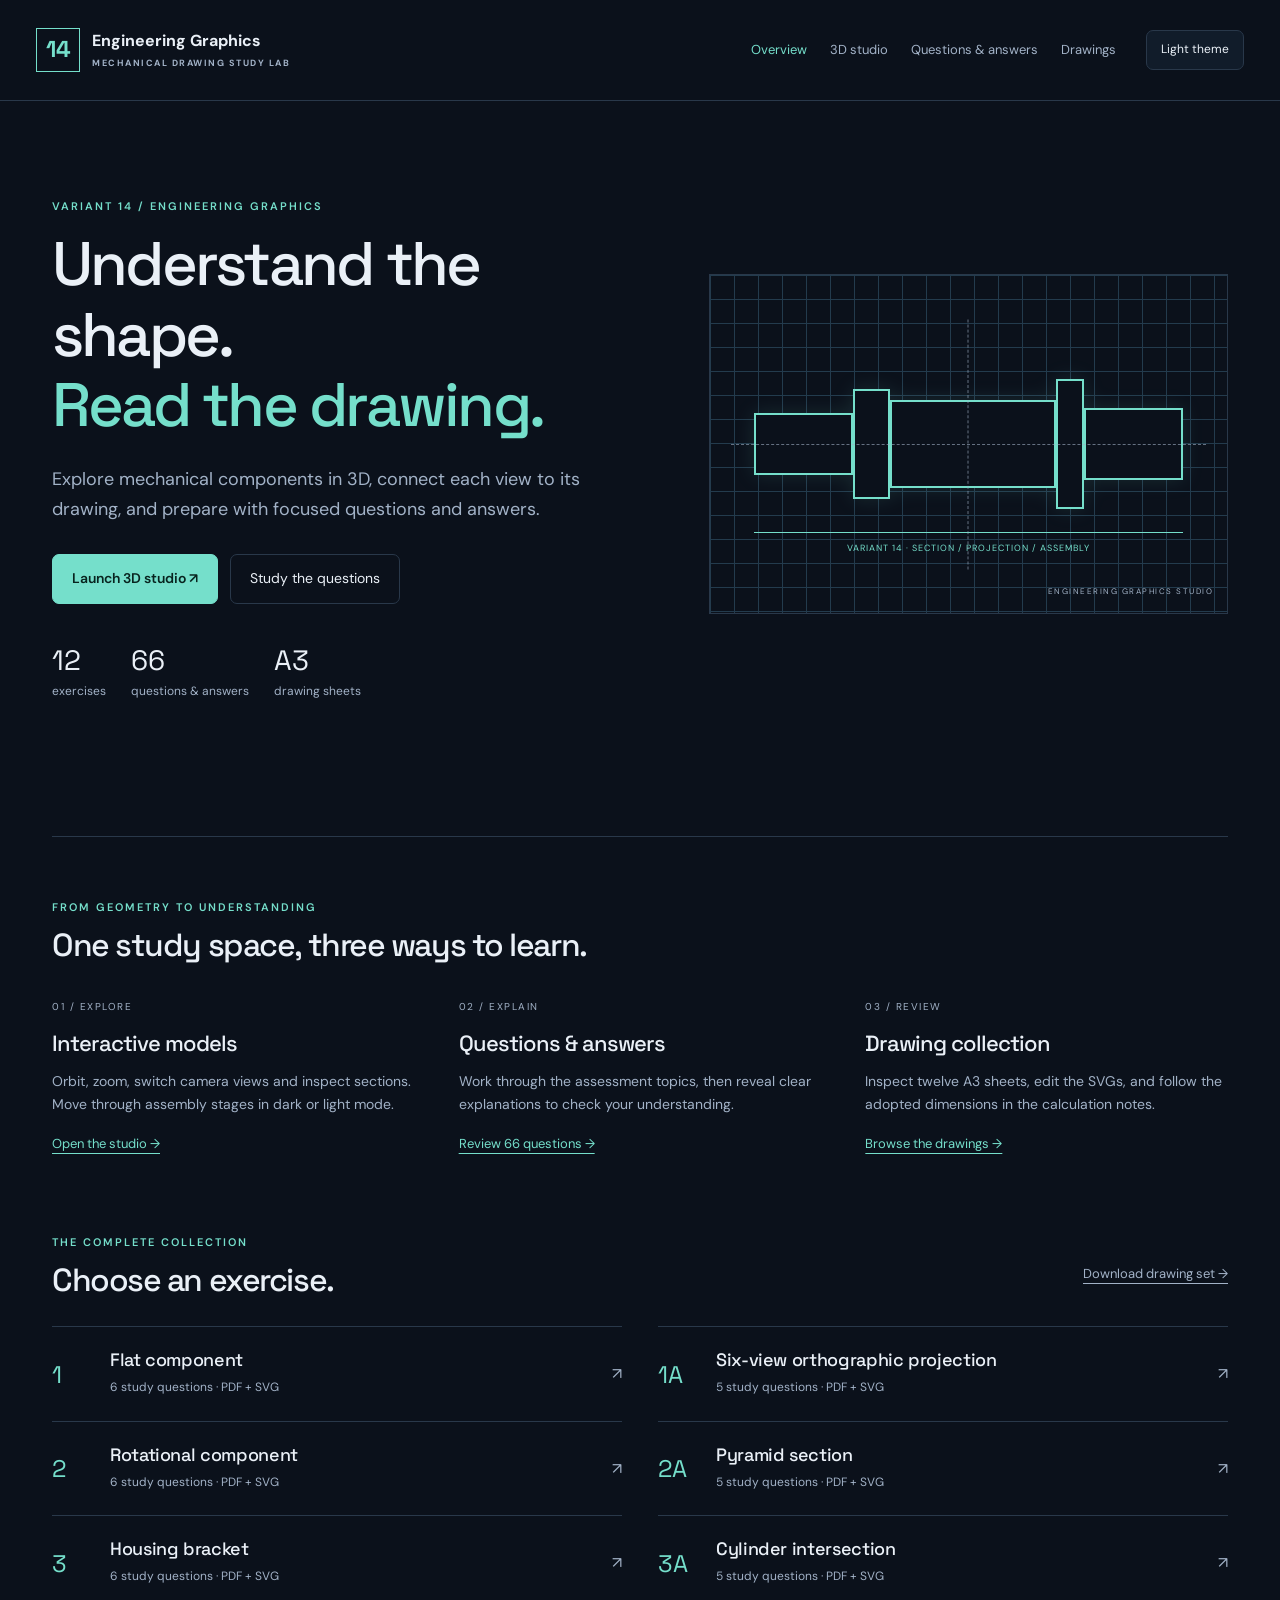
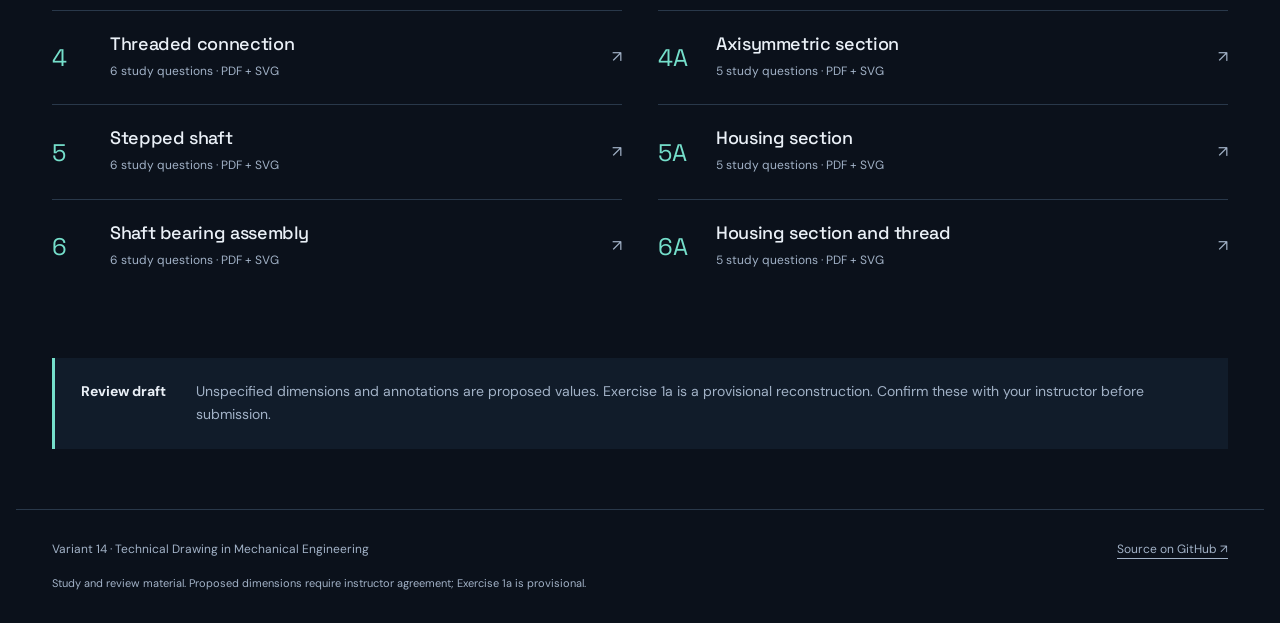
<file: docs/index.html>
<!doctype html>
<html lang="en" data-theme="dark"><head><meta charset="utf-8">
<meta name="viewport" content="width=device-width,initial-scale=1">
<meta name="description" content="Variant 14 engineering graphics: interactive models, drawing sheets and 66 study questions with answers.">
<title>Study hub · Engineering Graphics</title><link rel="stylesheet" href="assets/site.css">
<script src="assets/site.js" defer></script></head><body>
<a class="skip" href="#main">Skip to content</a>
<header><a class="brand" href="index.html"><span class="monogram">14</span><span>Engineering Graphics<small>MECHANICAL DRAWING STUDY LAB</small></span></a>
<nav aria-label="Main navigation"><a aria-current=page href="index.html">Overview</a><a  href="viewer.html">3D studio</a><a  href="questions.html">Questions & answers</a><a  href="drawings.html">Drawings</a></nav><button id="theme" type="button" aria-label="Switch to light theme">Light theme</button></header>
<main id="main"><section class="hero"><div><p class="eyebrow">VARIANT 14 / ENGINEERING GRAPHICS</p><h1>Understand the shape.<br><span>Read the drawing.</span></h1><p class="lead">Explore mechanical components in 3D, connect each view to its drawing, and prepare with focused questions and answers.</p><div class="actions"><a class="button primary" href="viewer.html">Launch 3D studio ↗</a><a class="button" href="questions.html">Study the questions</a></div><div class="stats"><span><b>12</b> exercises</span><span><b>66</b> questions & answers</span><span><b>A3</b> drawing sheets</span></div></div><div class="blueprint" aria-label="Stylized orthographic drawing of a stepped shaft" role="img"><div class="cross horizontal"></div><div class="cross vertical"></div><div class="shaft"><i></i><i></i><i></i><i></i><i></i></div><div class="dimension">VARIANT 14 · SECTION / PROJECTION / ASSEMBLY</div><span class="drawing-label">ENGINEERING GRAPHICS STUDIO</span></div></section>
<section class="intro"><p class="eyebrow">FROM GEOMETRY TO UNDERSTANDING</p><h2>One study space, three ways to learn.</h2><div class="features"><article><span>01 / EXPLORE</span><h3>Interactive models</h3><p>Orbit, zoom, switch camera views and inspect sections. Move through assembly stages in dark or light mode.</p><a href="viewer.html">Open the studio →</a></article><article><span>02 / EXPLAIN</span><h3>Questions & answers</h3><p>Work through the assessment topics, then reveal clear explanations to check your understanding.</p><a href="questions.html">Review 66 questions →</a></article><article><span>03 / REVIEW</span><h3>Drawing collection</h3><p>Inspect twelve A3 sheets, edit the SVGs, and follow the adopted dimensions in the calculation notes.</p><a href="drawings.html">Browse the drawings →</a></article></div></section>
<section><div class="section-heading"><div><p class="eyebrow">THE COMPLETE COLLECTION</p><h2>Choose an exercise.</h2></div><a href="drawings.html">Download drawing set →</a></div><div class="exercise-grid"><a class="exercise" href="questions.html#exercise-1"><span class="exercise-number">1</span><div><h3>Flat component</h3><p>6 study questions · PDF + SVG</p></div><span aria-hidden="true">↗</span></a><a class="exercise" href="questions.html#exercise-1a"><span class="exercise-number">1A</span><div><h3>Six-view orthographic projection</h3><p>5 study questions · PDF + SVG</p></div><span aria-hidden="true">↗</span></a><a class="exercise" href="questions.html#exercise-2"><span class="exercise-number">2</span><div><h3>Rotational component</h3><p>6 study questions · PDF + SVG</p></div><span aria-hidden="true">↗</span></a><a class="exercise" href="questions.html#exercise-2a"><span class="exercise-number">2A</span><div><h3>Pyramid section</h3><p>5 study questions · PDF + SVG</p></div><span aria-hidden="true">↗</span></a><a class="exercise" href="questions.html#exercise-3"><span class="exercise-number">3</span><div><h3>Housing bracket</h3><p>6 study questions · PDF + SVG</p></div><span aria-hidden="true">↗</span></a><a class="exercise" href="questions.html#exercise-3a"><span class="exercise-number">3A</span><div><h3>Cylinder intersection</h3><p>5 study questions · PDF + SVG</p></div><span aria-hidden="true">↗</span></a><a class="exercise" href="questions.html#exercise-4"><span class="exercise-number">4</span><div><h3>Threaded connection</h3><p>6 study questions · PDF + SVG</p></div><span aria-hidden="true">↗</span></a><a class="exercise" href="questions.html#exercise-4a"><span class="exercise-number">4A</span><div><h3>Axisymmetric section</h3><p>5 study questions · PDF + SVG</p></div><span aria-hidden="true">↗</span></a><a class="exercise" href="questions.html#exercise-5"><span class="exercise-number">5</span><div><h3>Stepped shaft</h3><p>6 study questions · PDF + SVG</p></div><span aria-hidden="true">↗</span></a><a class="exercise" href="questions.html#exercise-5a"><span class="exercise-number">5A</span><div><h3>Housing section</h3><p>5 study questions · PDF + SVG</p></div><span aria-hidden="true">↗</span></a><a class="exercise" href="questions.html#exercise-6"><span class="exercise-number">6</span><div><h3>Shaft bearing assembly</h3><p>6 study questions · PDF + SVG</p></div><span aria-hidden="true">↗</span></a><a class="exercise" href="questions.html#exercise-6a"><span class="exercise-number">6A</span><div><h3>Housing section and thread</h3><p>5 study questions · PDF + SVG</p></div><span aria-hidden="true">↗</span></a></div></section>
<aside class="notice"><strong>Review draft</strong><p>Unspecified dimensions and annotations are proposed values. Exercise 1a is a provisional reconstruction. Confirm these with your instructor before submission.</p></aside></main>
<footer><span>Variant 14 · Technical Drawing in Mechanical Engineering</span><a href="https://github.com/anjithU/Technical-Drawing-in-Mechanical-Eng">Source on GitHub ↗</a><p>Study and review material. Proposed dimensions require instructor agreement; Exercise 1a is provisional.</p></footer>
</body></html>
</file>
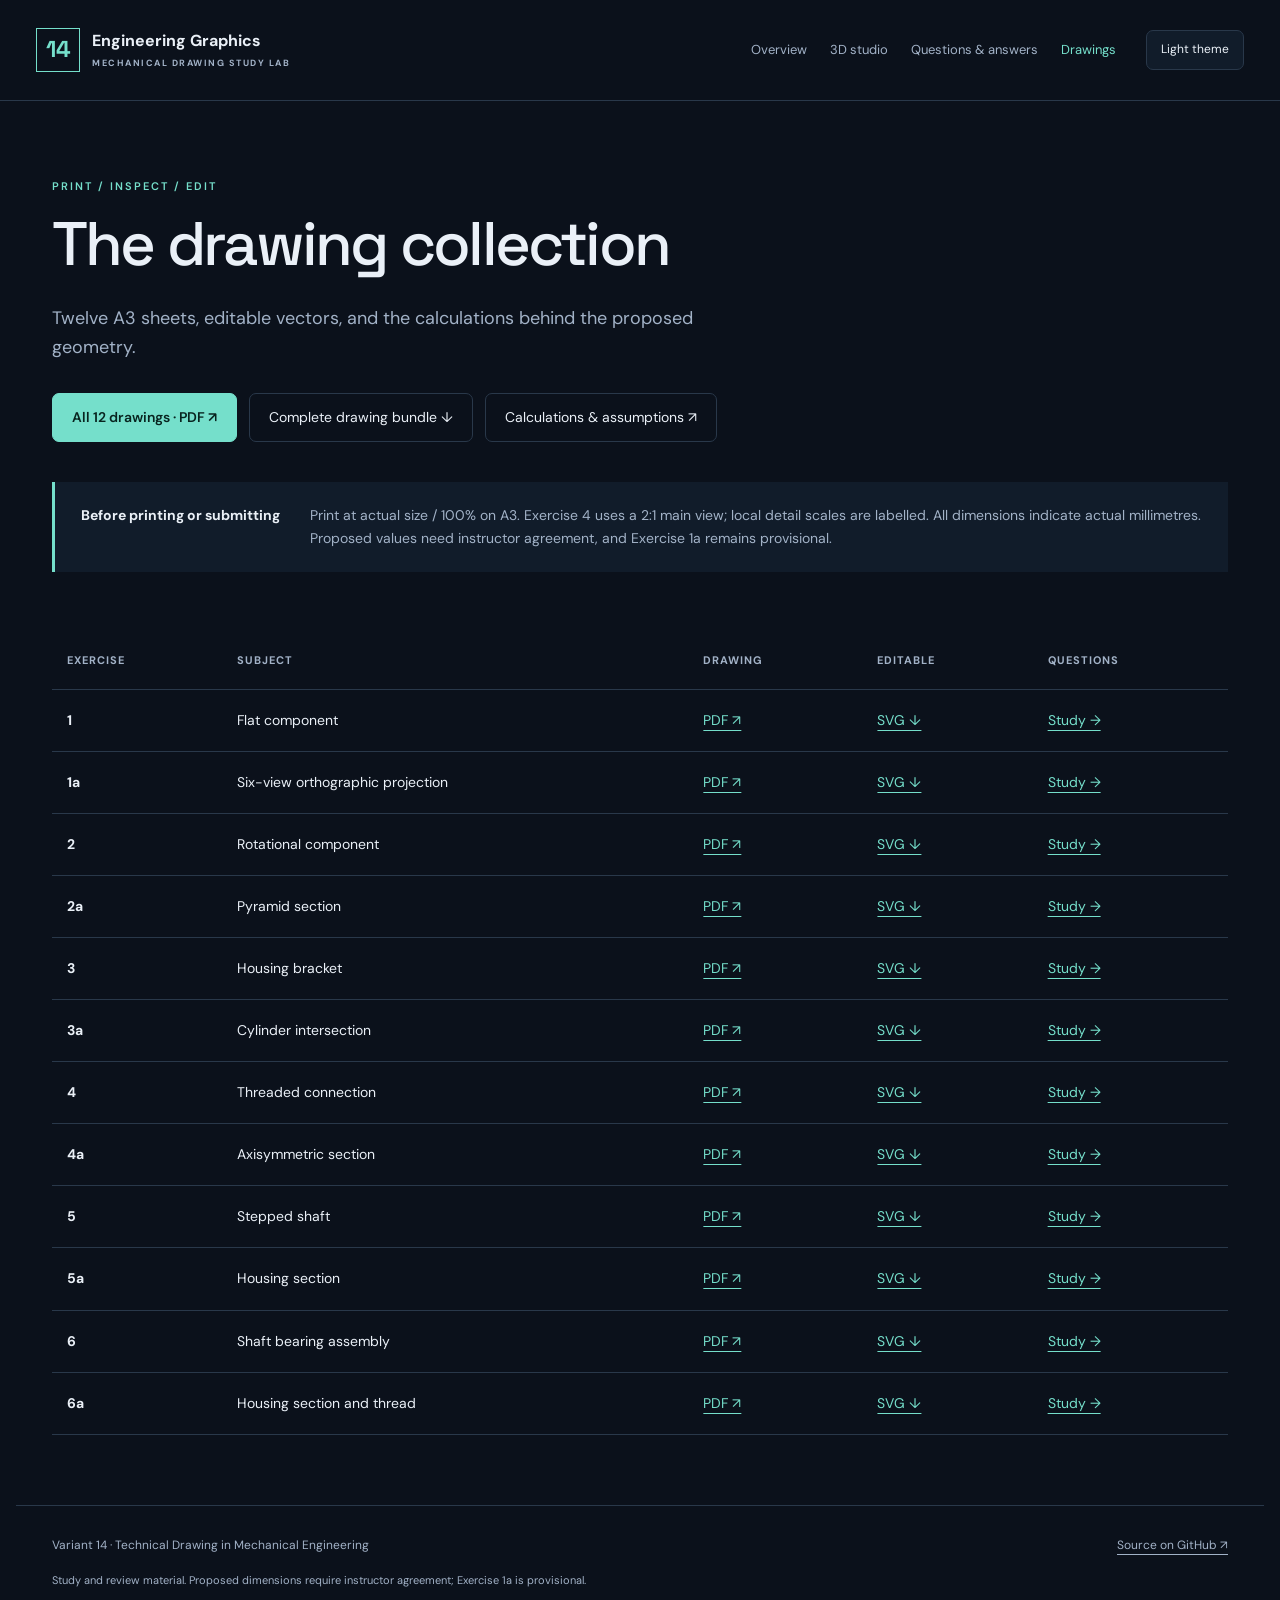
<file: docs/drawings.html>
<!doctype html>
<html lang="en" data-theme="dark"><head><meta charset="utf-8">
<meta name="viewport" content="width=device-width,initial-scale=1">
<meta name="description" content="Variant 14 engineering graphics: interactive models, drawing sheets and 66 study questions with answers.">
<title>Drawing collection · Engineering Graphics</title><link rel="stylesheet" href="assets/site.css">
<script src="assets/site.js" defer></script></head><body>
<a class="skip" href="#main">Skip to content</a>
<header><a class="brand" href="index.html"><span class="monogram">14</span><span>Engineering Graphics<small>MECHANICAL DRAWING STUDY LAB</small></span></a>
<nav aria-label="Main navigation"><a  href="index.html">Overview</a><a  href="viewer.html">3D studio</a><a  href="questions.html">Questions & answers</a><a aria-current=page href="drawings.html">Drawings</a></nav><button id="theme" type="button" aria-label="Switch to light theme">Light theme</button></header>
<main id="main"><section class="page-heading"><p class="eyebrow">PRINT / INSPECT / EDIT</p><h1>The drawing collection</h1><p class="lead">Twelve A3 sheets, editable vectors, and the calculations behind the proposed geometry.</p><div class="actions"><a class="button primary" href="downloads/Variant_14_All_12_Drawings.pdf">All 12 drawings · PDF ↗</a><a class="button" href="downloads/Variant_14_Study_Drawings.zip" download>Complete drawing bundle ↓</a><a class="button" href="downloads/Variant_14_Calculations_and_Assumptions.pdf">Calculations & assumptions ↗</a></div></section><aside class="notice"><strong>Before printing or submitting</strong><p>Print at actual size / 100% on A3. Exercise 4 uses a 2:1 main view; local detail scales are labelled. All dimensions indicate actual millimetres. Proposed values need instructor agreement, and Exercise 1a remains provisional.</p></aside><div class="table-wrap"><table><thead><tr><th>Exercise</th><th>Subject</th><th>Drawing</th><th>Editable</th><th>Questions</th></tr></thead><tbody><tr><td><b>1</b></td><td>Flat component</td><td><a href="downloads/pdf/Exercise_1_Variant_14.pdf">PDF ↗</a></td><td><a href="downloads/svg/Exercise_1_Variant_14.svg" download>SVG ↓</a></td><td><a href="questions.html#exercise-1">Study →</a></td></tr><tr><td><b>1a</b></td><td>Six-view orthographic projection</td><td><a href="downloads/pdf/Exercise_1a_Variant_14.pdf">PDF ↗</a></td><td><a href="downloads/svg/Exercise_1a_Variant_14.svg" download>SVG ↓</a></td><td><a href="questions.html#exercise-1a">Study →</a></td></tr><tr><td><b>2</b></td><td>Rotational component</td><td><a href="downloads/pdf/Exercise_2_Variant_14.pdf">PDF ↗</a></td><td><a href="downloads/svg/Exercise_2_Variant_14.svg" download>SVG ↓</a></td><td><a href="questions.html#exercise-2">Study →</a></td></tr><tr><td><b>2a</b></td><td>Pyramid section</td><td><a href="downloads/pdf/Exercise_2a_Variant_14.pdf">PDF ↗</a></td><td><a href="downloads/svg/Exercise_2a_Variant_14.svg" download>SVG ↓</a></td><td><a href="questions.html#exercise-2a">Study →</a></td></tr><tr><td><b>3</b></td><td>Housing bracket</td><td><a href="downloads/pdf/Exercise_3_Variant_14.pdf">PDF ↗</a></td><td><a href="downloads/svg/Exercise_3_Variant_14.svg" download>SVG ↓</a></td><td><a href="questions.html#exercise-3">Study →</a></td></tr><tr><td><b>3a</b></td><td>Cylinder intersection</td><td><a href="downloads/pdf/Exercise_3a_Variant_14.pdf">PDF ↗</a></td><td><a href="downloads/svg/Exercise_3a_Variant_14.svg" download>SVG ↓</a></td><td><a href="questions.html#exercise-3a">Study →</a></td></tr><tr><td><b>4</b></td><td>Threaded connection</td><td><a href="downloads/pdf/Exercise_4_Variant_14.pdf">PDF ↗</a></td><td><a href="downloads/svg/Exercise_4_Variant_14.svg" download>SVG ↓</a></td><td><a href="questions.html#exercise-4">Study →</a></td></tr><tr><td><b>4a</b></td><td>Axisymmetric section</td><td><a href="downloads/pdf/Exercise_4a_Variant_14.pdf">PDF ↗</a></td><td><a href="downloads/svg/Exercise_4a_Variant_14.svg" download>SVG ↓</a></td><td><a href="questions.html#exercise-4a">Study →</a></td></tr><tr><td><b>5</b></td><td>Stepped shaft</td><td><a href="downloads/pdf/Exercise_5_Variant_14.pdf">PDF ↗</a></td><td><a href="downloads/svg/Exercise_5_Variant_14.svg" download>SVG ↓</a></td><td><a href="questions.html#exercise-5">Study →</a></td></tr><tr><td><b>5a</b></td><td>Housing section</td><td><a href="downloads/pdf/Exercise_5a_Variant_14.pdf">PDF ↗</a></td><td><a href="downloads/svg/Exercise_5a_Variant_14.svg" download>SVG ↓</a></td><td><a href="questions.html#exercise-5a">Study →</a></td></tr><tr><td><b>6</b></td><td>Shaft bearing assembly</td><td><a href="downloads/pdf/Exercise_6_Variant_14.pdf">PDF ↗</a></td><td><a href="downloads/svg/Exercise_6_Variant_14.svg" download>SVG ↓</a></td><td><a href="questions.html#exercise-6">Study →</a></td></tr><tr><td><b>6a</b></td><td>Housing section and thread</td><td><a href="downloads/pdf/Exercise_6a_Variant_14.pdf">PDF ↗</a></td><td><a href="downloads/svg/Exercise_6a_Variant_14.svg" download>SVG ↓</a></td><td><a href="questions.html#exercise-6a">Study →</a></td></tr></tbody></table></div></main>
<footer><span>Variant 14 · Technical Drawing in Mechanical Engineering</span><a href="https://github.com/anjithU/Technical-Drawing-in-Mechanical-Eng">Source on GitHub ↗</a><p>Study and review material. Proposed dimensions require instructor agreement; Exercise 1a is provisional.</p></footer>
</body></html>
</file>
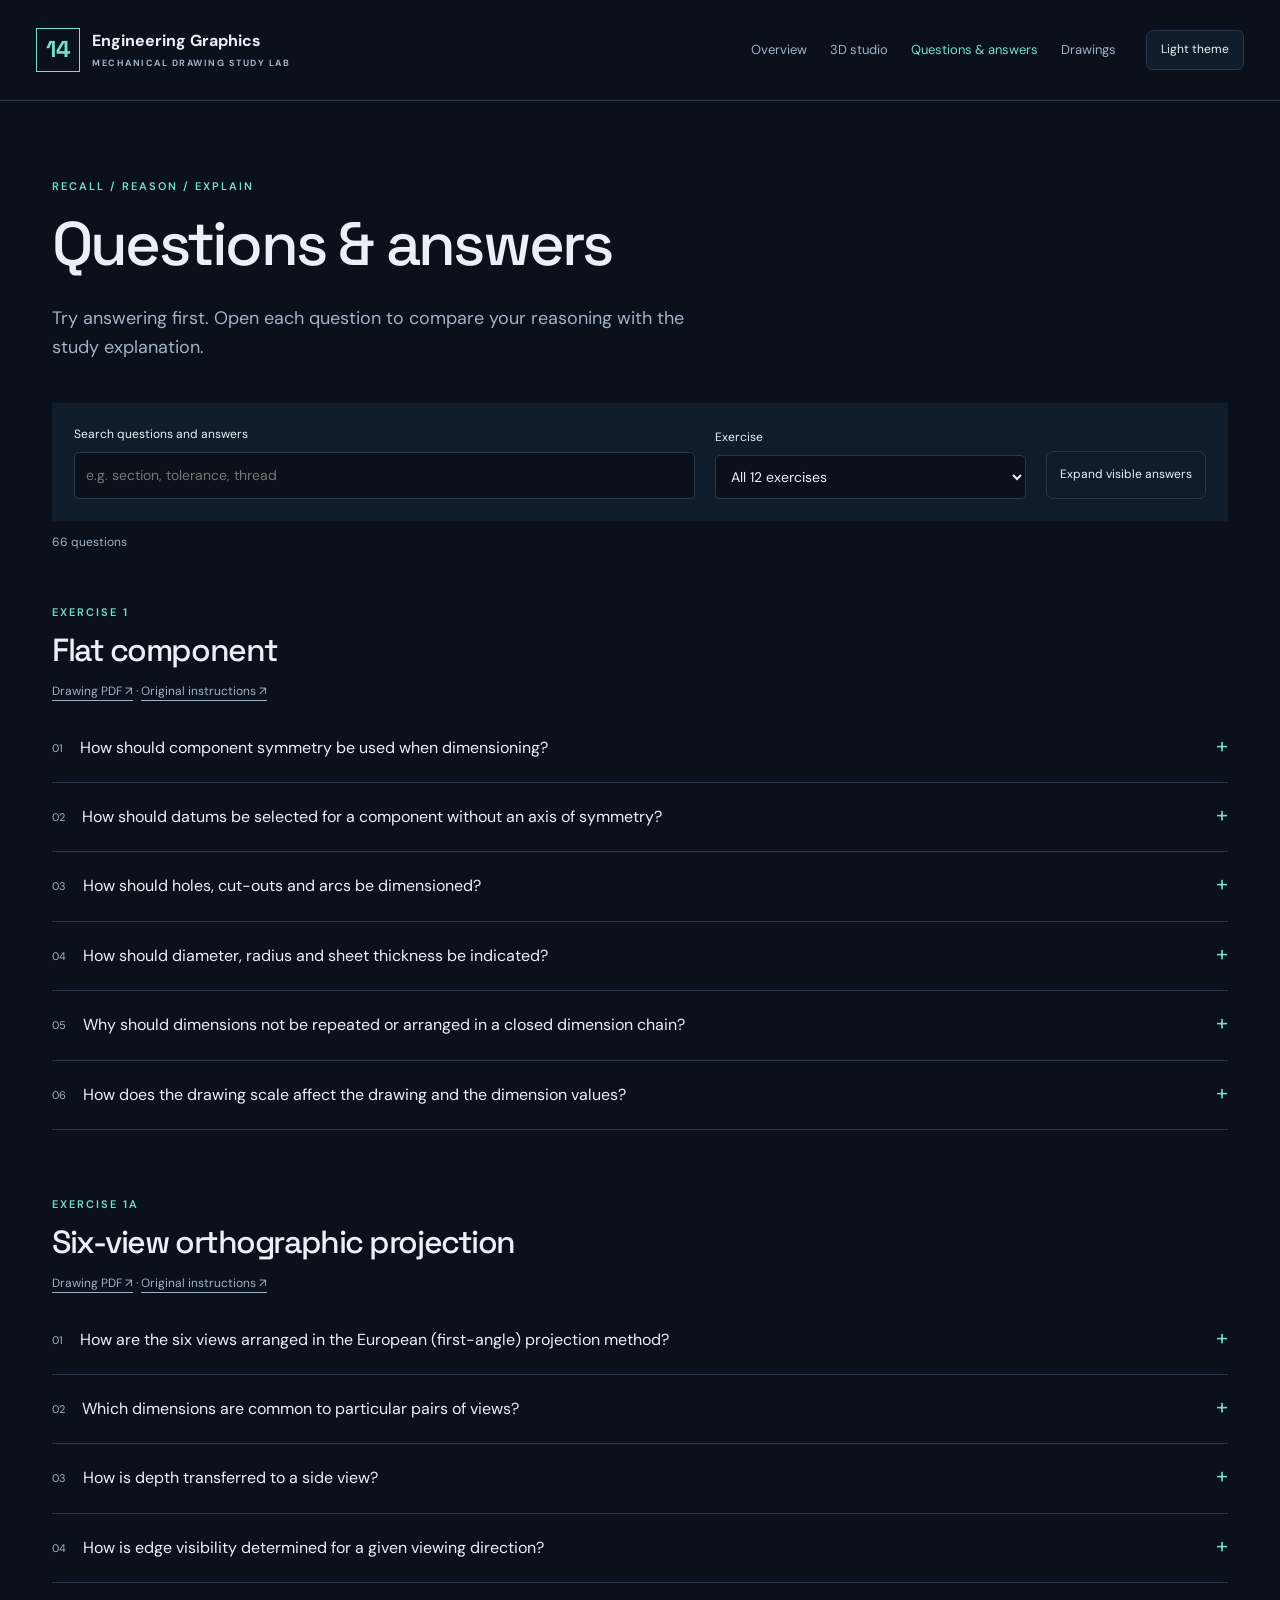
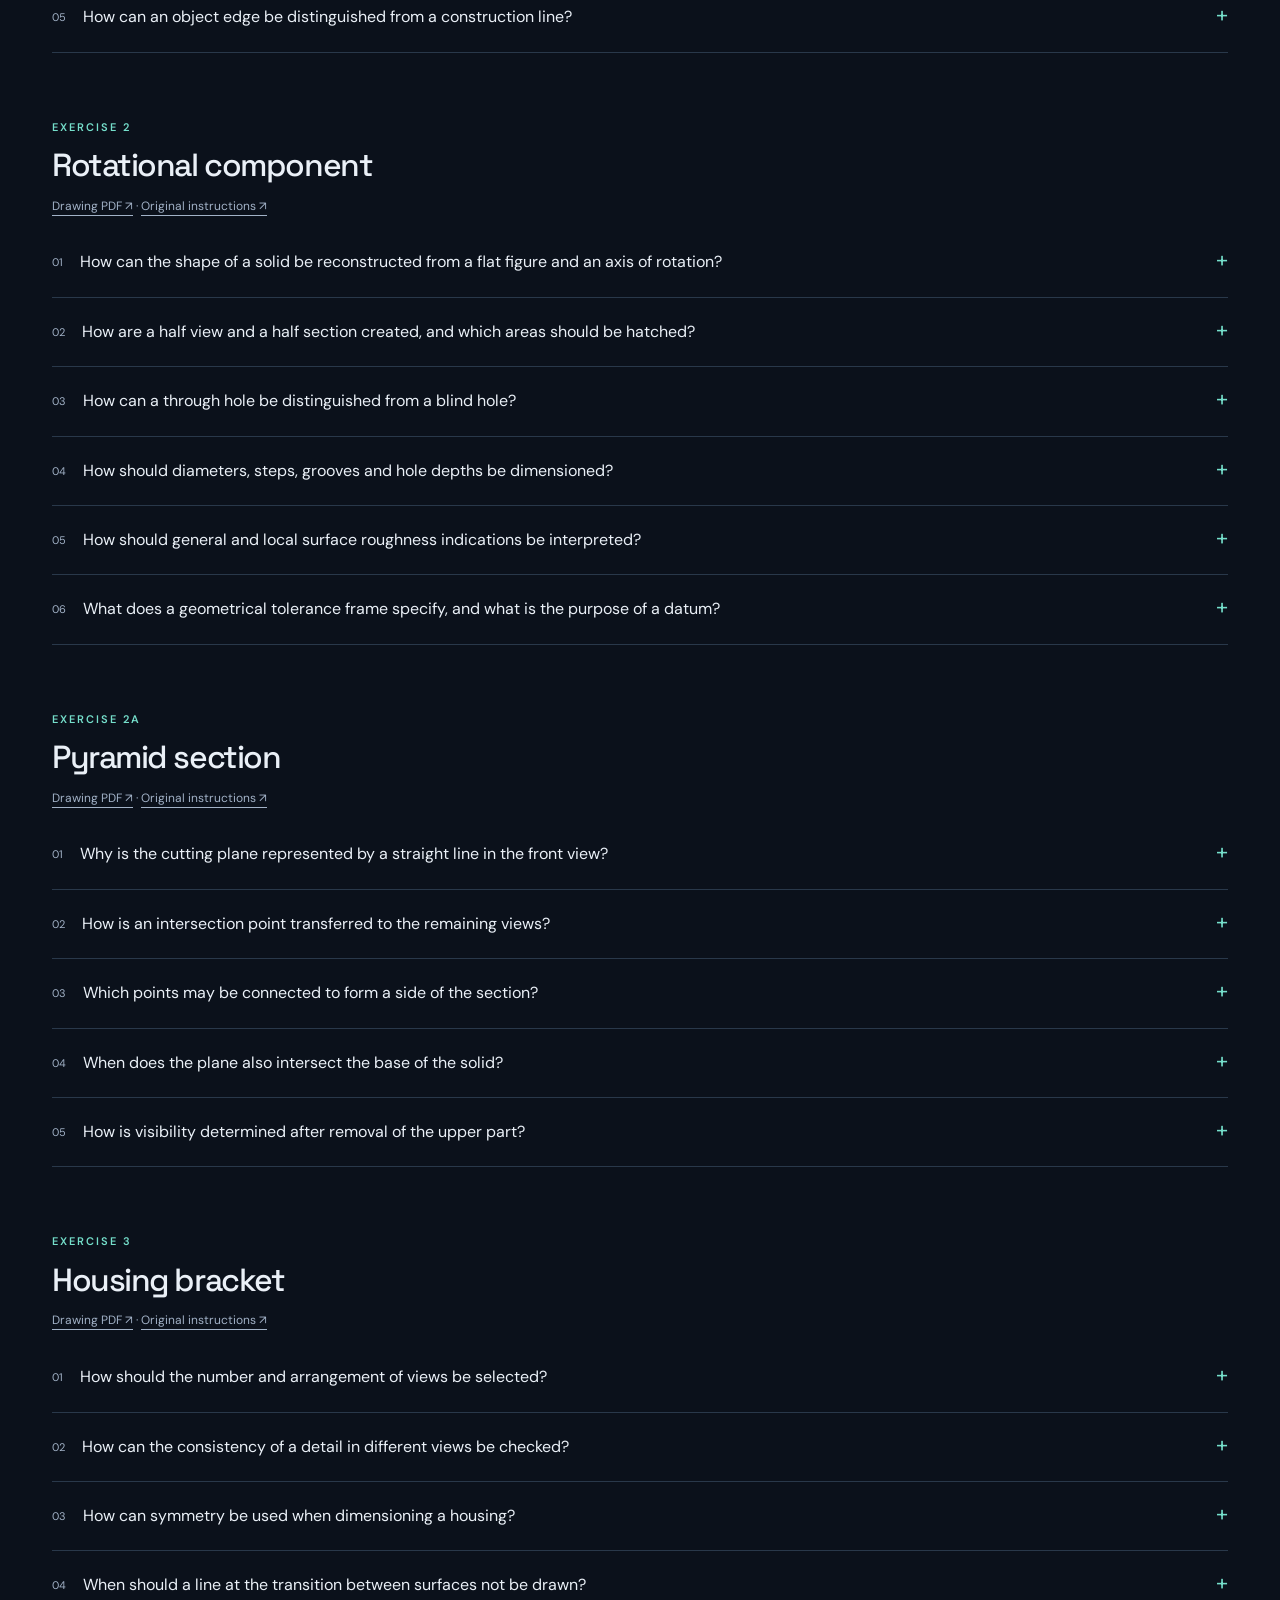
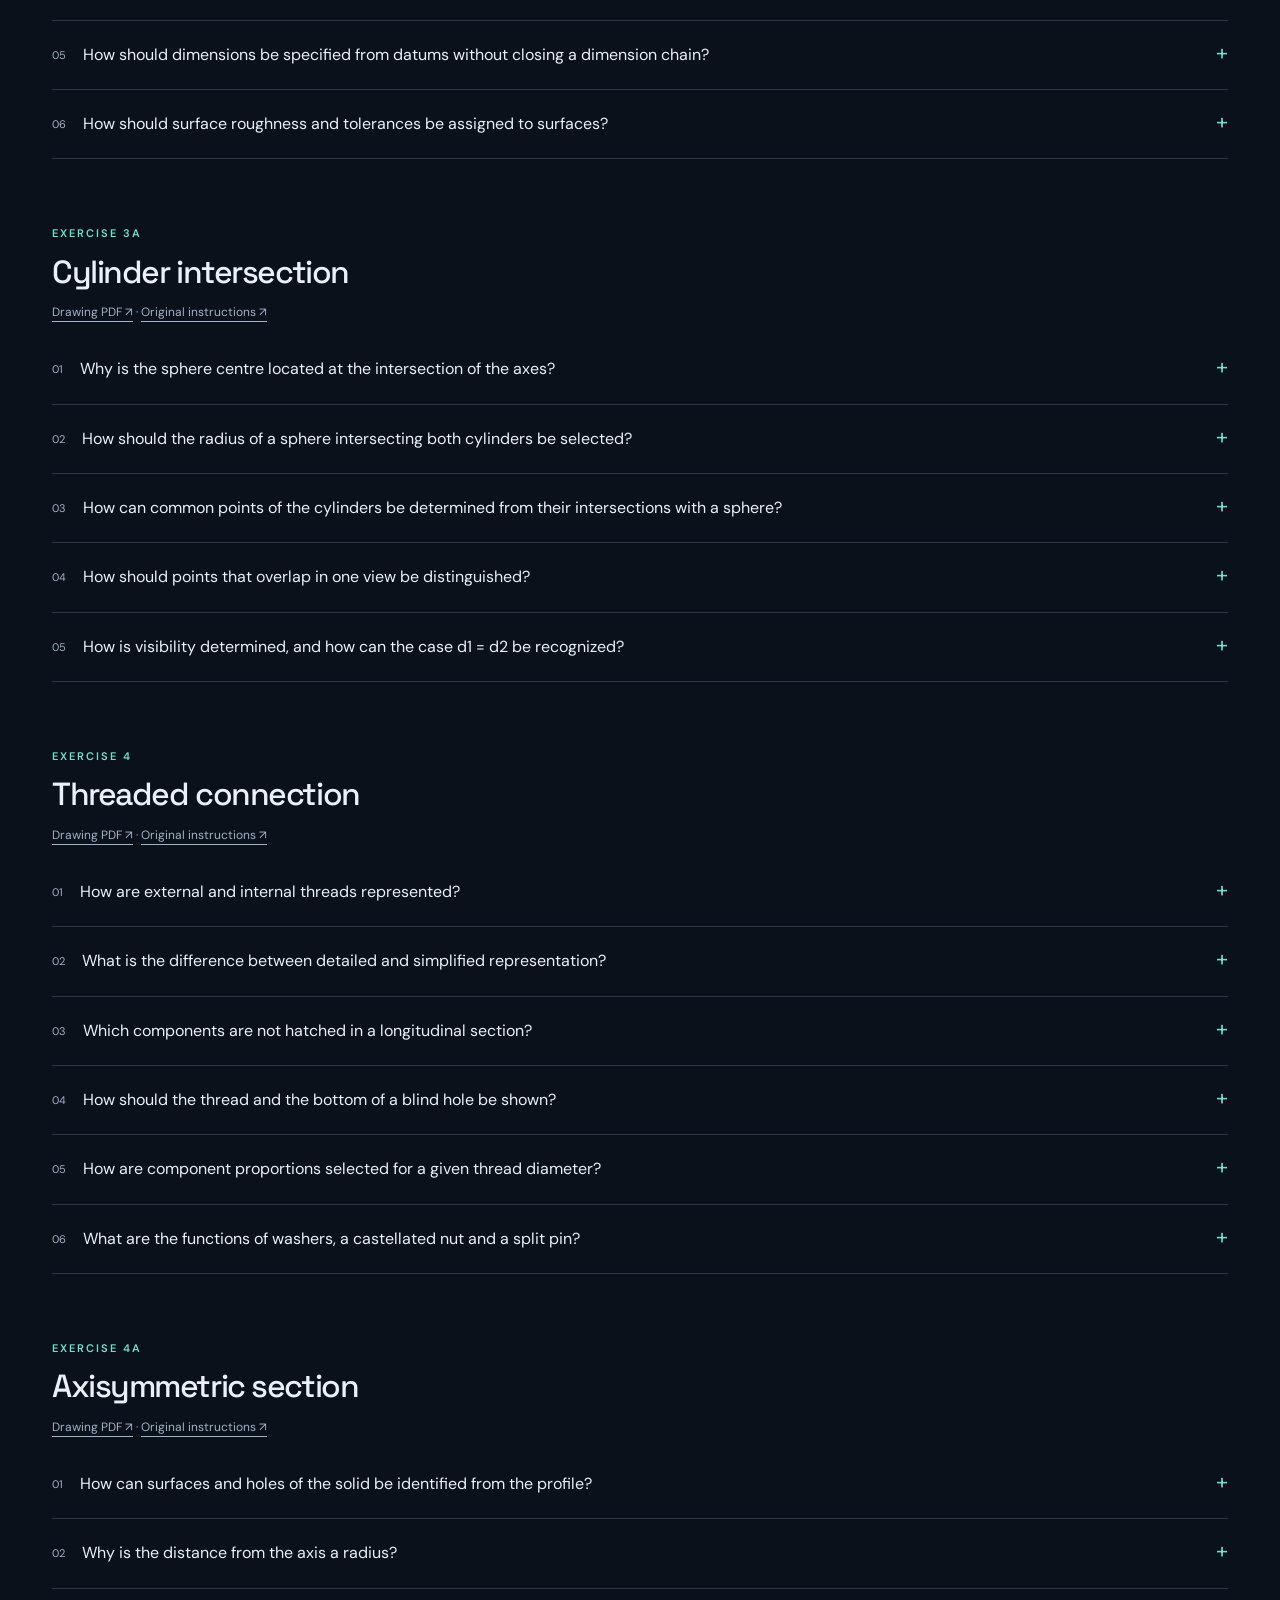
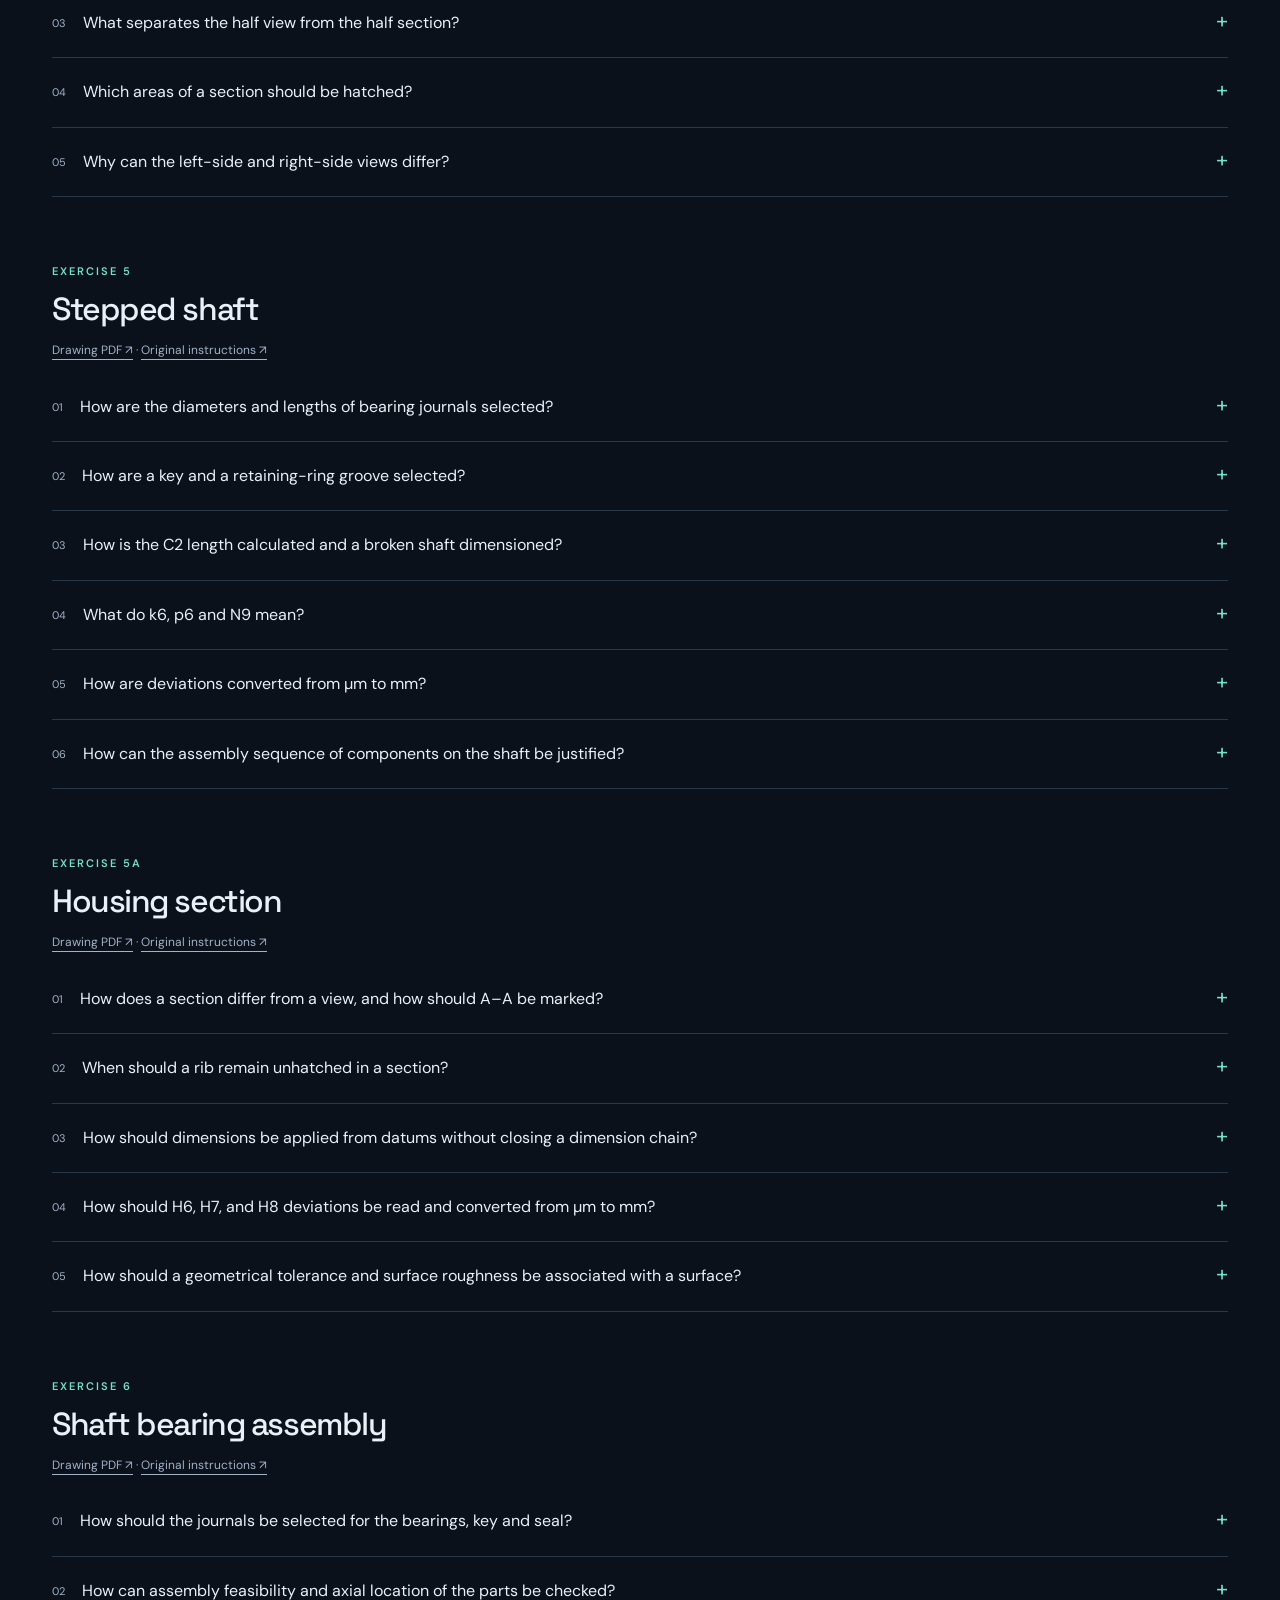
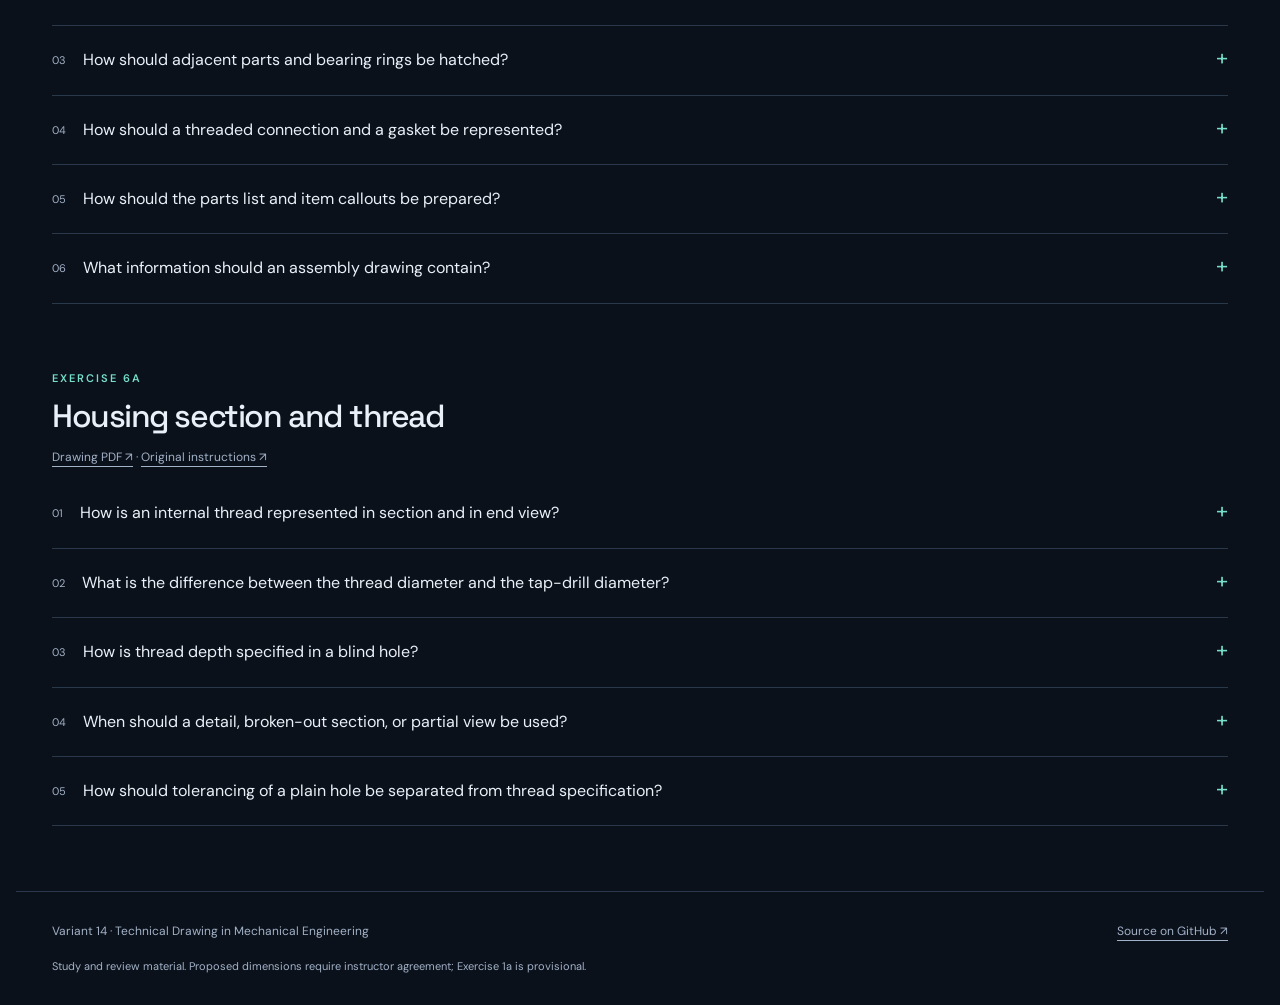
<file: docs/questions.html>
<!doctype html>
<html lang="en" data-theme="dark"><head><meta charset="utf-8">
<meta name="viewport" content="width=device-width,initial-scale=1">
<meta name="description" content="Variant 14 engineering graphics: interactive models, drawing sheets and 66 study questions with answers.">
<title>Questions &amp; answers · Engineering Graphics</title><link rel="stylesheet" href="assets/site.css">
<script src="assets/site.js" defer></script></head><body>
<a class="skip" href="#main">Skip to content</a>
<header><a class="brand" href="index.html"><span class="monogram">14</span><span>Engineering Graphics<small>MECHANICAL DRAWING STUDY LAB</small></span></a>
<nav aria-label="Main navigation"><a  href="index.html">Overview</a><a  href="viewer.html">3D studio</a><a aria-current=page href="questions.html">Questions & answers</a><a  href="drawings.html">Drawings</a></nav><button id="theme" type="button" aria-label="Switch to light theme">Light theme</button></header>
<main id="main"><section class="page-heading"><p class="eyebrow">RECALL / REASON / EXPLAIN</p><h1>Questions & answers</h1><p class="lead">Try answering first. Open each question to compare your reasoning with the study explanation.</p></section><div class="filters"><label>Search questions and answers<input id="search" type="search" placeholder="e.g. section, tolerance, thread"></label><label>Exercise<select id="exercise"><option value="all">All 12 exercises</option><option value="1">1 — Flat component</option><option value="1a">1a — Six-view orthographic projection</option><option value="2">2 — Rotational component</option><option value="2a">2a — Pyramid section</option><option value="3">3 — Housing bracket</option><option value="3a">3a — Cylinder intersection</option><option value="4">4 — Threaded connection</option><option value="4a">4a — Axisymmetric section</option><option value="5">5 — Stepped shaft</option><option value="5a">5a — Housing section</option><option value="6">6 — Shaft bearing assembly</option><option value="6a">6a — Housing section and thread</option></select></label><button id="expand" type="button">Expand visible answers</button></div><p id="results" role="status" aria-live="polite">66 questions</p><p class="empty" id="empty" hidden>No matching questions. Try another term or exercise.</p><section class="chapter" id="exercise-1" data-chapter="1"><p class="eyebrow">EXERCISE 1</p><h2>Flat component</h2><p class="chapter-links"><a href="downloads/pdf/Exercise_1_Variant_14.pdf">Drawing PDF ↗</a> · <a href="https://github.com/anjithU/Technical-Drawing-in-Mechanical-Eng/blob/main/source/instructions/Exercise_1_English.docx">Original instructions ↗</a></p><details class="question" id="q-1-1"><summary><span>01</span>How should component symmetry be used when dimensioning?</summary><div class="answer"><p>Draw the symmetry axis first and locate matching features relative to it. Specify a shared feature size once, with a quantity when useful, and use symmetric spacing or centre-to-centre dimensions instead of dimensioning both sides independently. Variant 14 has a vertical symmetry axis; its central square and paired side arcs should remain centred about that axis.</p></div></details><details class="question" id="q-1-2"><summary><span>02</span>How should datums be selected for a component without an axis of symmetry?</summary><div class="answer"><p>Choose stable, clearly identifiable edges or surfaces as datums, then give feature positions from those references. Use a consistent baseline or coordinate system. Avoid making each feature depend on the position of the previous one, because that creates a long tolerance chain and makes the part harder to inspect.</p></div></details><details class="question" id="q-1-3"><summary><span>03</span>How should holes, cut-outs and arcs be dimensioned?</summary><div class="answer"><p>Give every feature both a size and a position. Locate holes by their centres, dimension slots by their overall length and width, and define cut-outs with the dimensions needed to reproduce their boundaries. Specify arc radii and locate their centres when the remaining dimensions do not already determine them.</p></div></details><details class="question" id="q-1-4"><summary><span>04</span>How should diameter, radius and sheet thickness be indicated?</summary><div class="answer"><p>Use Ø before a diameter, R before a radius, and a thickness note such as t = 4 mm for the sheet. A diameter refers to the full circle; a radius is half of it. A thickness note can avoid an extra edge view when the part has uniform thickness.</p></div></details><details class="question" id="q-1-5"><summary><span>05</span>Why should dimensions not be repeated or arranged in a closed dimension chain?</summary><div class="answer"><p>Repeated dimensions can conflict if one is changed and another is missed. A closed dimension chain gives a redundant requirement and can make the tolerances inconsistent. Give the overall size and enough independent dimensions to determine the features, leaving one dependent interval undimensioned.</p></div></details><details class="question" id="q-1-6"><summary><span>06</span>How does the drawing scale affect the drawing and the dimension values?</summary><div class="answer"><p>Scale changes the size of the geometry on paper, not the dimension values. At 2:1 a 20 mm feature is drawn 40 mm long but is still dimensioned 20. At 1:2 it is drawn 10 mm long and remains dimensioned 20. Print the supplied A3 PDFs at actual size to preserve their stated scale.</p></div></details></section><section class="chapter" id="exercise-1a" data-chapter="1a"><p class="eyebrow">EXERCISE 1A</p><h2>Six-view orthographic projection</h2><p class="chapter-links"><a href="downloads/pdf/Exercise_1a_Variant_14.pdf">Drawing PDF ↗</a> · <a href="https://github.com/anjithU/Technical-Drawing-in-Mechanical-Eng/blob/main/source/instructions/Exercise_1a_English.docx">Original instructions ↗</a></p><details class="question" id="q-1a-1"><summary><span>01</span>How are the six views arranged in the European (first-angle) projection method?</summary><div class="answer"><p>In first-angle projection, place the top view below the front and the bottom view above it. The right-side view goes to the left of the front; the left-side view goes to its right. In the supplied developed-cube layout, the rear view is farther to the right. Each field is 90 × 90 mm around an 80 mm bounding cube.</p></div></details><details class="question" id="q-1a-2"><summary><span>02</span>Which dimensions are common to particular pairs of views?</summary><div class="answer"><p>Width is shared by the front, rear, top and bottom views. Height is shared by the front, rear, left and right views. Depth is shared by the top, bottom, left and right views. Check that corresponding features transfer along projection lines without changing the relevant coordinate.</p></div></details><details class="question" id="q-1a-3"><summary><span>03</span>How is depth transferred to a side view?</summary><div class="answer"><p>Transfer depth from the top or bottom view to the side view using a 45° transfer line or rotation arcs. Transfer height directly from the front view. Their intersections locate the side-view points. Do not estimate the side view independently, because the three views must describe the same solid.</p></div></details><details class="question" id="q-1a-4"><summary><span>04</span>How is edge visibility determined for a given viewing direction?</summary><div class="answer"><p>Look along the selected viewing direction and determine which surface is encountered first. Draw visible outlines and sharp edges with thick continuous lines; use thin dashed lines for necessary hidden edges. Reassess visibility in every view: an edge visible from the front may be hidden from the rear.</p></div></details><details class="question" id="q-1a-5"><summary><span>05</span>How can an object edge be distinguished from a construction line?</summary><div class="answer"><p>An object edge represents a real outline or sharp change of surface and remains in the final drawing with the appropriate visible or hidden line type. A construction line only transfers a coordinate or defines a field and stays thin. A smooth tangent transition is not automatically a sharp edge. The variant 14 reconstruction still needs confirmation from a clearer source.</p></div></details></section><section class="chapter" id="exercise-2" data-chapter="2"><p class="eyebrow">EXERCISE 2</p><h2>Rotational component</h2><p class="chapter-links"><a href="downloads/pdf/Exercise_2_Variant_14.pdf">Drawing PDF ↗</a> · <a href="https://github.com/anjithU/Technical-Drawing-in-Mechanical-Eng/blob/main/source/instructions/Exercise_2_English.docx">Original instructions ↗</a></p><details class="question" id="q-2-1"><summary><span>01</span>How can the shape of a solid be reconstructed from a flat figure and an axis of rotation?</summary><div class="answer"><p>Revolve the entire area enclosed by the profile about the indicated axis. A line parallel to the axis generates a cylinder; an inclined line generates a cone; a radial step generates an annular face. A gap between the profile and the axis generates an internal cavity. For this exercise, the adopted overall length is 150 mm and maximum diameter is 110 mm.</p></div></details><details class="question" id="q-2-2"><summary><span>02</span>How are a half view and a half section created, and which areas should be hatched?</summary><div class="answer"><p>An axial cutting plane passes through the rotation axis. One half shows the external view, while the other shows the section, separated by the centre line. Hatch only the material actually cut; leave holes and other voids empty. Keep the exterior and interior features consistent between both halves.</p></div></details><details class="question" id="q-2-3"><summary><span>03</span>How can a through hole be distinguished from a blind hole?</summary><div class="answer"><p>A through hole connects two openings or passes completely through the relevant material. A blind hole terminates inside it, so the drawing must define its depth and end shape. In a drilled blind hole, distinguish the useful cylindrical depth from the conical drill point when that distinction matters.</p></div></details><details class="question" id="q-2-4"><summary><span>04</span>How should diameters, steps, grooves and hole depths be dimensioned?</summary><div class="answer"><p>Use diameter dimensions for cylindrical features and lengths from clear axial datums for steps, grooves and depths. Define groove width and root diameter, and give radii or chamfers where present. Place internal dimensions on the section side. Do not dimension the drawn half-height as though it were a full diameter.</p></div></details><details class="question" id="q-2-5"><summary><span>05</span>How should general and local surface roughness indications be interpreted?</summary><div class="answer"><p>A general roughness indication applies to surfaces unless a local indication specifies a different requirement. Local symbols must be associated with the surfaces they control. Ra describes surface texture and is normally expressed in micrometres; it is separate from a dimensional or geometrical tolerance. The proposed Ra values in this project require instructor agreement.</p></div></details><details class="question" id="q-2-6"><summary><span>06</span>What does a geometrical tolerance frame specify, and what is the purpose of a datum?</summary><div class="answer"><p>A feature-control frame identifies a geometrical characteristic, its tolerance value and any required datum references. A datum supplies the reference plane, axis or other theoretically exact geometry for orientation or location. Flatness does not require a datum, whereas run-out needs a reference axis. The project&#x27;s proposed run-out is 0.05 mm relative to datum A.</p></div></details></section><section class="chapter" id="exercise-2a" data-chapter="2a"><p class="eyebrow">EXERCISE 2A</p><h2>Pyramid section</h2><p class="chapter-links"><a href="downloads/pdf/Exercise_2a_Variant_14.pdf">Drawing PDF ↗</a> · <a href="https://github.com/anjithU/Technical-Drawing-in-Mechanical-Eng/blob/main/source/instructions/Exercise_2a_English.docx">Original instructions ↗</a></p><details class="question" id="q-2a-1"><summary><span>01</span>Why is the cutting plane represented by a straight line in the front view?</summary><div class="answer"><p>The plane is perpendicular to the frontal projection plane, so it is seen edge-on in the front view and projects as a line. For task 14 that line is inclined 50° to the horizontal and passes through the pyramid axis at h/2 = 45 mm, because h = 90 mm.</p></div></details><details class="question" id="q-2a-2"><summary><span>02</span>How is an intersection point transferred to the remaining views?</summary><div class="answer"><p>Find the point where the cutting line meets an actual edge in the front view. Transfer that point to the projection of the same spatial edge in the top and side views, preserving its coordinates. Points that coincide in one projection may separate in another; label them consistently.</p></div></details><details class="question" id="q-2a-3"><summary><span>03</span>Which points may be connected to form a side of the section?</summary><div class="answer"><p>Connect section points that lie on the boundary of the same face, in order around the solid. Each section side lies in one original face. Do not simply connect points in numerical order or assume that the section is quadrilateral. The proposed task 14 model produces a five-sided section.</p></div></details><details class="question" id="q-2a-4"><summary><span>04</span>When does the plane also intersect the base of the solid?</summary><div class="answer"><p>It also intersects the base when the cutting-plane trace crosses the base polygon. In the adopted model the plane is z = 45 + x tan 50°; setting z = 0 gives the base trace. Include intersections with base edges as well as lateral edges when forming the section boundary.</p></div></details><details class="question" id="q-2a-5"><summary><span>05</span>How is visibility determined after removal of the upper part?</summary><div class="answer"><p>Remove the upper part conceptually and look at the retained base-connected solid from each view direction. The new cut face may be visible and hatched, while original edges above the plane are only construction references. Determine hidden edges again after cutting; their visibility can change.</p></div></details></section><section class="chapter" id="exercise-3" data-chapter="3"><p class="eyebrow">EXERCISE 3</p><h2>Housing bracket</h2><p class="chapter-links"><a href="downloads/pdf/Exercise_3_Variant_14.pdf">Drawing PDF ↗</a> · <a href="https://github.com/anjithU/Technical-Drawing-in-Mechanical-Eng/blob/main/source/instructions/Exercise_3_English.docx">Original instructions ↗</a></p><details class="question" id="q-3-1"><summary><span>01</span>How should the number and arrangement of views be selected?</summary><div class="answer"><p>Choose the smallest set of views that defines the housing unambiguously, using first-angle placement. The assigned variant 14 requires front, top and left-side views. Select a front direction that shows the main form and leaves useful space for dimensions and the other projections.</p></div></details><details class="question" id="q-3-2"><summary><span>02</span>How can the consistency of a detail in different views be checked?</summary><div class="answer"><p>Track the same feature centre, width, height and depth through the views. A hole centre in one view must align with its axis or projected boundaries in the others. Check that through holes continue through the correct material and that overall dimensions and step positions agree.</p></div></details><details class="question" id="q-3-3"><summary><span>03</span>How can symmetry be used when dimensioning a housing?</summary><div class="answer"><p>Mark the applicable axes and place symmetric feature locations relative to them. Give a shared hole size with its quantity and use centre spacing where appropriate. For the proposed bracket, the mounting holes are at x = ±48 and y = ±20 mm, so their spacing is 96 × 40 mm.</p></div></details><details class="question" id="q-3-4"><summary><span>04</span>When should a line at the transition between surfaces not be drawn?</summary><div class="answer"><p>Omit a fictitious sharp edge where two surfaces meet smoothly and tangentially. A fillet or rounded transition does not create the same line as an abrupt shoulder. Still draw any true visible outline of that surface from the chosen viewing direction.</p></div></details><details class="question" id="q-3-5"><summary><span>05</span>How should dimensions be specified from datums without closing a dimension chain?</summary><div class="answer"><p>Select stable mounting faces or edges as datums, then use baseline or combined dimensioning for feature locations. Provide the overall sizes and only the independent dimensions needed to define each feature. Leave one dependent interval out of a chain rather than specifying every interval and the total.</p></div></details><details class="question" id="q-3-6"><summary><span>06</span>How should surface roughness and tolerances be assigned to surfaces?</summary><div class="answer"><p>Associate each roughness symbol with the actual surface it controls, and connect geometrical tolerance frames to the controlled surface or feature. Identify the required datums. Choose values according to function and manufacturing needs, with instructor agreement; do not copy the example&#x27;s values as though they were assigned to every variant.</p></div></details></section><section class="chapter" id="exercise-3a" data-chapter="3a"><p class="eyebrow">EXERCISE 3A</p><h2>Cylinder intersection</h2><p class="chapter-links"><a href="downloads/pdf/Exercise_3a_Variant_14.pdf">Drawing PDF ↗</a> · <a href="https://github.com/anjithU/Technical-Drawing-in-Mechanical-Eng/blob/main/source/instructions/Exercise_3a_English.docx">Original instructions ↗</a></p><details class="question" id="q-3a-1"><summary><span>01</span>Why is the sphere centre located at the intersection of the axes?</summary><div class="answer"><p>A sphere centred at the intersection of the cylinder axes has its centre on both axes. It cuts each cylinder in circles whose planes are perpendicular to that cylinder&#x27;s axis. In the front view these circles project as line segments, making common points easier to construct.</p></div></details><details class="question" id="q-3a-2"><summary><span>02</span>How should the radius of a sphere intersecting both cylinders be selected?</summary><div class="answer"><p>The sphere radius must be at least the larger cylinder radius; equality can give tangency. It must also produce intersection-circle segments that share real points, not merely intersect each cylinder separately. For task 14 the cylinder radii are 40 and 37.5 mm, and the proposed construction uses sphere radii 41, 44 and 48 mm.</p></div></details><details class="question" id="q-3a-3"><summary><span>03</span>How can common points of the cylinders be determined from their intersections with a sphere?</summary><div class="answer"><p>Construct the sphere&#x27;s intersection circles on both cylinders. In the front view, intersect their corresponding projected segments and retain only points lying on both segments. Transfer each common point to the other views and check that it belongs to both cylindrical surfaces.</p></div></details><details class="question" id="q-3a-4"><summary><span>04</span>How should points that overlap in one view be distinguished?</summary><div class="answer"><p>Give the coincident projections separate spatial point labels and use the other views to determine their different depths. Coincidence in one view does not prove that the points are the same in space. Keep the same labels as you transfer them between the front, top and side views.</p></div></details><details class="question" id="q-3a-5"><summary><span>05</span>How is visibility determined, and how can the case d1 = d2 be recognized?</summary><div class="answer"><p>Determine which surface is nearest the viewer for each portion of the curve. Draw visible parts continuously and hidden parts dashed. In the equal-diameter special case, the branch projections in the front view of this construction are straight-line segments; other views can remain curved. Task 14 has unequal diameters, 80 and 75 mm, so that special case does not apply.</p></div></details></section><section class="chapter" id="exercise-4" data-chapter="4"><p class="eyebrow">EXERCISE 4</p><h2>Threaded connection</h2><p class="chapter-links"><a href="downloads/pdf/Exercise_4_Variant_14.pdf">Drawing PDF ↗</a> · <a href="https://github.com/anjithU/Technical-Drawing-in-Mechanical-Eng/blob/main/source/instructions/Exercise_4_English.docx">Original instructions ↗</a></p><details class="question" id="q-4-1"><summary><span>01</span>How are external and internal threads represented?</summary><div class="answer"><p>For an external thread, draw the major diameter thick and the minor diameter thin. For an internal thread, the minor-diameter boundary is thick and the nominal major-diameter line is thin. In end views, the thin thread circle is approximately three-quarters of a circle. In a threaded engagement, the external-thread representation takes precedence.</p></div></details><details class="question" id="q-4-2"><summary><span>02</span>What is the difference between detailed and simplified representation?</summary><div class="answer"><p>Detailed representation includes the prescribed thread lines, head features, chamfers and other relevant details. Simplified representation uses agreed conventional outlines with fewer details. Both must show the same connection, component order and engagement. Neither requires drawing every helical thread turn in a 2D assembly section.</p></div></details><details class="question" id="q-4-3"><summary><span>03</span>Which components are not hatched in a longitudinal section?</summary><div class="answer"><p>Do not hatch bolts, screws, studs, nuts or washers when a longitudinal section passes through their axes, following the exercise convention. Hatch the joined components and distinguish adjacent parts by direction or spacing. Do not confuse an unhatched fastener with an empty hole.</p></div></details><details class="question" id="q-4-4"><summary><span>04</span>How should the thread and the bottom of a blind hole be shown?</summary><div class="answer"><p>Distinguish the fastener tip, the end of full thread, thread run-out and the bottom of the drilled hole. Leave enough space for the fastener and manufacturing allowances. The proposed M12 connection has 22 mm of full thread and a cylindrical drill depth of 25 mm plus its point; the screw tip stops before the hole bottom.</p></div></details><details class="question" id="q-4-5"><summary><span>05</span>How are component proportions selected for a given thread diameter?</summary><div class="answer"><p>Read the specified proportions as multiples of the thread diameter d. Here d = 12 mm. For example, a head diameter of 1.5d is 18 mm. At scale 2:1 it occupies 36 mm on the sheet, while the thread designation stays M12 and all dimension values remain actual sizes.</p></div></details><details class="question" id="q-4-6"><summary><span>06</span>What are the functions of washers, a castellated nut and a split pin?</summary><div class="answer"><p>A flat washer distributes load and protects the bearing surface. A spring washer is a locking element in the course&#x27;s connection convention; it should not be treated as a guarantee against loosening in every real application. A castellated nut and split pin provide a positive locking arrangement. Variant 14 uses components 3 and 11, so it does not require the castellated nut or pin.</p></div></details></section><section class="chapter" id="exercise-4a" data-chapter="4a"><p class="eyebrow">EXERCISE 4A</p><h2>Axisymmetric section</h2><p class="chapter-links"><a href="downloads/pdf/Exercise_4a_Variant_14.pdf">Drawing PDF ↗</a> · <a href="https://github.com/anjithU/Technical-Drawing-in-Mechanical-Eng/blob/main/source/instructions/Exercise_4a_English.docx">Original instructions ↗</a></p><details class="question" id="q-4a-1"><summary><span>01</span>How can surfaces and holes of the solid be identified from the profile?</summary><div class="answer"><p>Follow the whole closed contour as it revolves. Segments parallel to the axis generate cylindrical surfaces, inclined segments generate cones, and steps create faces or grooves. A profile offset from the axis creates a hole or recess. Keep the axis at the height shown in the source.</p></div></details><details class="question" id="q-4a-2"><summary><span>02</span>Why is the distance from the axis a radius?</summary><div class="answer"><p>A profile point travels on a circle centred on the rotation axis. Its distance to that axis is therefore the circle&#x27;s radius. Double it to obtain the diameter: a maximum radius of 65 mm gives the required maximum diameter of 130 mm.</p></div></details><details class="question" id="q-4a-3"><summary><span>03</span>What separates the half view from the half section?</summary><div class="answer"><p>The axis of symmetry separates the half view from the half section. It remains a thin centre line, rather than a thick object edge. Show the external shape above the horizontal axis and the axial section below it, as required by the instruction.</p></div></details><details class="question" id="q-4a-4"><summary><span>04</span>Which areas of a section should be hatched?</summary><div class="answer"><p>Hatch only material intersected by the cutting plane. Leave cavities, holes and recesses unhatched. Use consistent hatch direction and spacing within the same part, and keep the hatching thin enough that outlines and dimensions remain clear.</p></div></details><details class="question" id="q-4a-5"><summary><span>05</span>Why can the left-side and right-side views differ?</summary><div class="answer"><p>Different ends can have different holes, recesses and diameter steps, and nearer surfaces can obscure farther circular edges. Determine visibility separately from each end instead of copying every concentric circle into both views. Partial-view limits reduce the displayed extent, not the real diameters.</p></div></details></section><section class="chapter" id="exercise-5" data-chapter="5"><p class="eyebrow">EXERCISE 5</p><h2>Stepped shaft</h2><p class="chapter-links"><a href="downloads/pdf/Exercise_5_Variant_14.pdf">Drawing PDF ↗</a> · <a href="https://github.com/anjithU/Technical-Drawing-in-Mechanical-Eng/blob/main/source/instructions/Exercise_5_English.docx">Original instructions ↗</a></p><details class="question" id="q-5-1"><summary><span>01</span>How are the diameters and lengths of bearing journals selected?</summary><div class="answer"><p>Use the assigned bearing bore to select the seat diameter and a compatible bearing series to obtain its width B. A seat without a retaining-ring groove must be at least B long. A grooved seat also needs the groove width and a sufficient end distance. The proposed choices are 6215 for the 75 mm L1 seat and 6213 for the 65 mm L2 seat.</p></div></details><details class="question" id="q-5-2"><summary><span>02</span>How are a key and a retaining-ring groove selected?</summary><div class="answer"><p>Select key width, height and shaft keyway depth from the journal diameter, then choose an allowed key length. Make the hub seat 5–10 mm longer than the key. Select the retaining-ring root diameter, groove width and minimum end distance from the shaft-diameter table. For the 75 mm L1 seat, the proposed root diameter is 72 mm and groove width is 2.65 mm.</p></div></details><details class="question" id="q-5-3"><summary><span>03</span>How is the C2 length calculated and a broken shaft dimensioned?</summary><div class="answer"><p>Subtract the lengths of all other sections from the required total: LC2 = 320 − (28 + 7 + 70 + 33 + 27 + 60) = 95 mm. The break displays C2 as only 35 mm, giving a plotted shaft length of 260 mm. Label C2 as 95 and the total as 320; the break does not shorten the real shaft.</p></div></details><details class="question" id="q-5-4"><summary><span>04</span>What do k6, p6 and N9 mean?</summary><div class="answer"><p>The letters identify the position of the tolerance zone and the numbers its grade. In this exercise k6 is required on bearing seats, p6 on the keyed hub seats, and N9 on shaft keyway widths. Lowercase k and p apply to shaft dimensions; N9 here applies to the internal width of a keyway. The numerical deviations depend on the nominal size.</p></div></details><details class="question" id="q-5-5"><summary><span>05</span>How are deviations converted from µm to mm?</summary><div class="answer"><p>Divide micrometres by 1000 to obtain millimetres. For example, +21 µm is +0.021 mm and −43 µm is −0.043 mm. Keep the sign and write both upper and lower deviations. The proposed 65 and 75 mm k6 seats use +0.021 / +0.002 mm.</p></div></details><details class="question" id="q-5-6"><summary><span>06</span>How can the assembly sequence of components on the shaft be justified?</summary><div class="answer"><p>Check that every component can reach its seat without passing over a larger obstructing shoulder, and then check its axial stop and retention. In the proposed shaft, the 85 mm hub can enter from the left over the 65 and 80 mm sections before the left bearing is fitted. The 75 mm right bearing enters over the 60 and 65 mm end sections and stops against the 80 mm shoulder; install its retaining ring afterwards.</p></div></details></section><section class="chapter" id="exercise-5a" data-chapter="5a"><p class="eyebrow">EXERCISE 5A</p><h2>Housing section</h2><p class="chapter-links"><a href="downloads/pdf/Exercise_5a_Variant_14.pdf">Drawing PDF ↗</a> · <a href="https://github.com/anjithU/Technical-Drawing-in-Mechanical-Eng/blob/main/source/instructions/Exercise_5a_English.docx">Original instructions ↗</a></p><details class="question" id="q-5a-1"><summary><span>01</span>How does a section differ from a view, and how should A–A be marked?</summary><div class="answer"><p>A view shows the part from a direction without removing material. A section shows the part after an imagined cut, revealing the interior. Mark the cutting-plane position and viewing arrows on the related view, label the ends A, and identify the resulting section as A–A.</p></div></details><details class="question" id="q-5a-2"><summary><span>02</span>When should a rib remain unhatched in a section?</summary><div class="answer"><p>Leave a rib unhatched when the cutting plane runs along its length, following the conventional longitudinal-rib exception. Material of the surrounding housing or bosses remains hatched. A rib cut transversely is hatched normally. Holes and voids are never hatched as material.</p></div></details><details class="question" id="q-5a-3"><summary><span>03</span>How should dimensions be applied from datums without closing a dimension chain?</summary><div class="answer"><p>Choose reference planes, axes or edges, then locate features from those datums using baseline or combined dimensions. Include the overall size, wall and base thicknesses, hole sizes, depths, centre positions and other independent features. Avoid repeated values and a chain that specifies every interval plus the overall total.</p></div></details><details class="question" id="q-5a-4"><summary><span>04</span>How should H6, H7, and H8 deviations be read and converted from µm to mm?</summary><div class="answer"><p>For an H hole, the lower deviation is zero and the upper deviation is positive. Read the grade and the correct nominal-diameter interval before taking the value. Divide micrometres by 1000. In the adopted housing, Ø20 H7 is 20.000–20.021 mm and Ø40 H8 is 40.000–40.039 mm.</p></div></details><details class="question" id="q-5a-5"><summary><span>05</span>How should a geometrical tolerance and surface roughness be associated with a surface?</summary><div class="answer"><p>Connect a tolerance frame to the particular surface or feature being controlled and identify any required datum. Place a local roughness symbol on the relevant surface or its extension. A general roughness note covers remaining surfaces. Roughness, dimensional tolerance and geometrical tolerance describe different requirements and cannot replace one another.</p></div></details></section><section class="chapter" id="exercise-6" data-chapter="6"><p class="eyebrow">EXERCISE 6</p><h2>Shaft bearing assembly</h2><p class="chapter-links"><a href="downloads/pdf/Exercise_6_Variant_14.pdf">Drawing PDF ↗</a> · <a href="https://github.com/anjithU/Technical-Drawing-in-Mechanical-Eng/blob/main/source/instructions/Exercise_6_English.docx">Original instructions ↗</a></p><details class="question" id="q-6-1"><summary><span>01</span>How should the journals be selected for the bearings, key and seal?</summary><div class="answer"><p>The assigned bearing bores set L1 and L2 journal diameters: 50 mm for 6210 and 45 mm for 6309. Key width 16 mm allows a WP journal over 50 up to 58 mm; the proposal uses 55 mm, larger than L2. Select the PU seal from its shaft diameter and housing bore, and select the RW keyway from its journal diameter. The proposal uses a B40 × 62 × 10 seal and a 35 mm RW journal.</p></div></details><details class="question" id="q-6-2"><summary><span>02</span>How can assembly feasibility and axial location of the parts be checked?</summary><div class="answer"><p>Check radial clearances, passage over shoulders, fits, spacer lengths and the assembly order. Confirm that the appropriate ring or hub meets its axial stop and that covers and retention locate the parts without unintended interference. The proposed L2 seat contains an 18 mm spacer plus the 25 mm bearing, giving 43 mm; the complete shaft is 201 mm long.</p></div></details><details class="question" id="q-6-3"><summary><span>03</span>How should adjacent parts and bearing rings be hatched?</summary><div class="answer"><p>Distinguish adjacent components by reversing the hatch direction or changing the spacing. Treat the bearing inner and outer rings as separate components. Do not hatch rolling elements or a shaft cut longitudinally under the assembly convention. Make material boundaries readable without adding imaginary edges.</p></div></details><details class="question" id="q-6-4"><summary><span>04</span>How should a threaded connection and a gasket be represented?</summary><div class="answer"><p>Represent the cover fasteners with the detailed thread convention, preserving the component order and engagement. Include six M10 × 40 bolts and six spring washers on each cover. Draw the gasket between the cover and housing as the specified 1 mm thick section line; this is a drawing convention for the task, not a blanket requirement that every real gasket be 1 mm thick.</p></div></details><details class="question" id="q-6-5"><summary><span>05</span>How should the parts list and item callouts be prepared?</summary><div class="answer"><p>Give every component a consistent item number and use that same number in the parts list. The exercise places the list above the title block, with numbers increasing upwards; split it into adjacent blocks if necessary. Give quantities, non-standard-part materials and drawing numbers, and standard-part designations without materials. The bolt and washer quantities are 12 each.</p></div></details><details class="question" id="q-6-6"><summary><span>06</span>What information should an assembly drawing contain?</summary><div class="answer"><p>Show how the parts fit and function together, using the necessary sectional and partial views, overall and interface dimensions, item callouts and a complete parts list. Include the assembly identification and title block. The source uses surname and first-name initials in drawing numbers; this project keeps a provisional 14 prefix until those details are confirmed. The gear teeth in the viewer are illustrative.</p></div></details></section><section class="chapter" id="exercise-6a" data-chapter="6a"><p class="eyebrow">EXERCISE 6A</p><h2>Housing section and thread</h2><p class="chapter-links"><a href="downloads/pdf/Exercise_6a_Variant_14.pdf">Drawing PDF ↗</a> · <a href="https://github.com/anjithU/Technical-Drawing-in-Mechanical-Eng/blob/main/source/instructions/Exercise_6a_English.docx">Original instructions ↗</a></p><details class="question" id="q-6a-1"><summary><span>01</span>How is an internal thread represented in section and in end view?</summary><div class="answer"><p>In axial section, show the internal minor-diameter boundary thick and the nominal major-diameter line thin. Hatch material up to the nominal thread line, while keeping the hole empty. In the end view, use a full thick minor-diameter circle and a thin nominal-diameter circle over about three-quarters of the circumference.</p></div></details><details class="question" id="q-6a-2"><summary><span>02</span>What is the difference between the thread diameter and the tap-drill diameter?</summary><div class="answer"><p>The nominal diameter is the size used in the thread designation; the tap-drill diameter is the smaller hole prepared before tapping. They are not interchangeable dimensions. For the proposed coarse M24 thread, the nominal diameter is 24 mm and the selected counterdrill is 21 mm, following the supplied table.</p></div></details><details class="question" id="q-6a-3"><summary><span>03</span>How is thread depth specified in a blind hole?</summary><div class="answer"><p>Give the required usable thread depth separately from the drilling or counterdrilling depth. Allow for run-out and the hole-end geometry where applicable. In the proposed stepped housing bore, the full M24 thread is 18 mm deep and the Ø21 counterdrill is 24 mm deep from the same opening, with a smaller through passage beyond it.</p></div></details><details class="question" id="q-6a-4"><summary><span>04</span>When should a detail, broken-out section, or partial view be used?</summary><div class="answer"><p>Use an enlarged detail when a small feature cannot be read clearly at the main scale; identify the same area on the main view. A broken-out section exposes a local interior, while a partial view limits the drawn extent. The proposal shows root fillet R3 in detail B at 2:1; the dimension remains R3 rather than becoming R6.</p></div></details><details class="question" id="q-6a-5"><summary><span>05</span>How should tolerancing of a plain hole be separated from thread specification?</summary><div class="answer"><p>Specify a plain bore with its diameter and hole tolerance, such as Ø20 H7. Specify a threaded feature with its M designation and the relevant thread tolerance class, such as M24–6H. Do not put H7 or H8 on a thread as though it were a plain hole. Keep the plain-hole deviation table separate from the thread designation.</p></div></details></section></main>
<footer><span>Variant 14 · Technical Drawing in Mechanical Engineering</span><a href="https://github.com/anjithU/Technical-Drawing-in-Mechanical-Eng">Source on GitHub ↗</a><p>Study and review material. Proposed dimensions require instructor agreement; Exercise 1a is provisional.</p></footer>
</body></html>
</file>
<file: docs/assets/site.css>
@import url('https://fonts.googleapis.com/css2?family=DM+Sans:wght@400;500;600;700&family=Space+Grotesk:wght@400;500;600;700&display=swap');
:root{color-scheme:dark;--bg:#0b111b;--surface:#111c2a;--fg:#eaf0f7;--muted:#a2b2c7;--line:#29384a;--accent:#75dfcb;--accent-ink:#08241f;--grid:#233b4d}
:root[data-theme=light]{color-scheme:light;--bg:#f4f7fa;--surface:#fff;--fg:#13243a;--muted:#52657b;--line:#ced9e3;--accent:#087765;--accent-ink:#fff;--grid:#c8dce6}
*{box-sizing:border-box}html{scroll-behavior:smooth;scroll-padding-top:24px}body{margin:0;background:var(--bg);color:var(--fg);font:16px/1.65 'DM Sans',sans-serif}a{color:inherit;text-underline-offset:5px}a:hover{color:var(--accent)}button,input,select{font:inherit}button,.button{cursor:pointer}button:focus-visible,a:focus-visible,summary:focus-visible,input:focus-visible,select:focus-visible{outline:3px solid var(--accent);outline-offset:5px}button{background:var(--surface);color:var(--fg);border:1px solid var(--line);border-radius:7px;padding:9px 14px}header{max-width:1320px;margin:auto;display:flex;align-items:center;gap:30px;padding:28px 36px;border-bottom:1px solid var(--line)}.brand{display:flex;gap:12px;align-items:center;text-decoration:none;font-weight:700;line-height:1.3}.brand small{display:block;color:var(--muted);font-size:9px;letter-spacing:1.5px;margin-top:6px}.monogram{display:grid;place-items:center;width:44px;height:44px;border:1px solid var(--accent);color:var(--accent);font-family:'Space Grotesk',sans-serif;font-size:23px}nav{display:flex;gap:23px;margin-left:auto;flex-wrap:wrap}nav a{font-size:13px;text-decoration:none;color:var(--muted)}nav a[aria-current]{color:var(--accent)}#theme{font-size:12px;white-space:nowrap}main{max-width:1248px;margin:auto;padding:0 36px}h1,h2,h3{font-family:'Space Grotesk',sans-serif;line-height:1.15;letter-spacing:-.045em}h1{font-size:clamp(38px,4.8vw,64px);margin:14px 0 24px;font-weight:500}h2{font-size:32px;font-weight:500;margin:10px 0 28px}h3{font-size:22px;font-weight:500;margin:12px 0}.eyebrow{font-size:11px;letter-spacing:2px;font-weight:600;color:var(--accent)}.lead{font-size:18px;color:var(--muted);max-width:660px}.hero{display:grid;grid-template-columns:1.15fr 1fr;gap:60px;padding:85px 0 70px;align-items:center}.hero h1 span{color:var(--accent)}.actions{display:flex;flex-wrap:wrap;gap:12px;margin:30px 0}.button{display:inline-flex;text-decoration:none;border:1px solid var(--line);padding:12px 19px;border-radius:7px;font-size:14px;align-items:center}.button.primary{background:var(--accent);color:var(--accent-ink);border-color:var(--accent);font-weight:600}.stats{display:flex;flex-wrap:wrap;gap:25px;margin-top:38px;color:var(--muted);font-size:12px}.stats b{display:block;font:28px 'Space Grotesk',sans-serif;color:var(--fg);margin-bottom:4px}.blueprint{height:340px;position:relative;overflow:hidden;border:1px solid var(--line);background:linear-gradient(var(--grid) 1px,transparent 1px),linear-gradient(90deg,var(--grid) 1px,transparent 1px);background-size:24px 24px;display:flex;align-items:center;justify-content:center}.shaft{display:flex;align-items:center;width:83%;filter:drop-shadow(0 0 10px color-mix(in srgb,var(--accent) 12%,transparent))}.shaft i{display:block;border:2px solid var(--accent);height:62px;background:var(--bg);flex:1}.shaft i:nth-child(2){height:110px;flex:.35}.shaft i:nth-child(3){height:88px;flex:1.7}.shaft i:nth-child(4){height:130px;flex:.25}.shaft i:nth-child(5){height:72px}.cross{position:absolute;border-top:1px dashed var(--muted);width:92%;top:50%;z-index:1;opacity:.6}.cross.vertical{transform:rotate(90deg);width:250px}.dimension{position:absolute;bottom:57px;font-size:9px;letter-spacing:1px;color:var(--accent);border-top:1px solid var(--accent);padding-top:8px;width:83%;text-align:center}.drawing-label{position:absolute;bottom:14px;right:14px;font-size:8px;letter-spacing:1.5px;color:var(--muted)}section{margin-bottom:65px}.intro{border-top:1px solid var(--line);padding-top:50px}.features{display:grid;grid-template-columns:repeat(3,1fr);gap:44px}.features article>span{font-size:10px;letter-spacing:1.5px;color:var(--muted)}.features p{color:var(--muted);font-size:14px}.features a{font-size:13px;color:var(--accent)}.section-heading{display:flex;justify-content:space-between;align-items:center;gap:20px}.section-heading>a{font-size:13px;color:var(--muted)}.exercise-grid{display:grid;grid-template-columns:1fr 1fr;gap:0 36px}.exercise{display:flex;align-items:center;gap:20px;padding:23px 0;text-decoration:none;border-top:1px solid var(--line)}.exercise-number{font:24px 'Space Grotesk',sans-serif;color:var(--accent);min-width:38px}.exercise h3{font-size:18px;letter-spacing:-.02em;margin:0 0 7px}.exercise p{font-size:12px;margin:0;color:var(--muted)}.exercise>span:last-child{margin-left:auto;color:var(--muted)}.notice{display:flex;gap:30px;border-left:3px solid var(--accent);background:var(--surface);padding:22px 26px;margin:35px 0 60px;font-size:14px}.notice strong{white-space:nowrap}.notice p{margin:0;color:var(--muted)}footer{max-width:1248px;margin:auto;padding:30px 36px;border-top:1px solid var(--line);font-size:12px;color:var(--muted);display:flex;justify-content:space-between;flex-wrap:wrap;gap:15px}footer p{width:100%;margin:0;font-size:11px}.page-heading{padding-top:65px;margin-bottom:40px}.filters{display:flex;gap:20px;align-items:end;background:var(--surface);padding:22px;flex-wrap:wrap}.filters label{display:flex;flex-direction:column;gap:7px;font-size:12px;flex:1}.filters label:first-child{flex:2}input,select{width:100%;min-width:190px;padding:11px;background:var(--bg);border:1px solid var(--line);border-radius:5px;color:var(--fg);font-size:14px}.filters button{font-size:12px;padding:13px}.chapter{margin-top:50px}.chapter h2{margin-bottom:13px}.chapter-links,#results{font-size:12px;color:var(--muted)}.question{border-bottom:1px solid var(--line)}summary{display:flex;gap:17px;padding:21px 0;cursor:pointer;list-style:none;font-size:16px}summary::-webkit-details-marker{display:none}summary:after{content:'+';margin-left:auto;color:var(--accent);font-size:22px;line-height:1}details[open]>summary:after{content:'−'}summary>span{color:var(--muted);font-size:11px;padding-top:4px}.answer{padding:0 36px 20px;color:var(--muted);max-width:960px;font-size:15px}.answer p{margin:0}.table-wrap{overflow:auto;margin-bottom:70px}table{width:100%;border-collapse:collapse;font-size:14px}th{text-align:left;color:var(--muted);font-size:11px;text-transform:uppercase;letter-spacing:1px}th,td{padding:19px 15px;border-bottom:1px solid var(--line)}td a{white-space:nowrap;color:var(--accent)}.skip{position:absolute;top:-60px;background:var(--accent);color:var(--accent-ink);padding:10px}.skip:focus{top:0}[hidden]{display:none!important}.empty{padding:30px;color:var(--muted)}
@media(max-width:950px){header{flex-wrap:wrap;gap:20px}nav{order:3;width:100%;margin:0}#theme{margin-left:auto}.hero{gap:28px;padding-top:50px}.blueprint{height:280px}.features{gap:24px}.hero h1{font-size:43px}}
@media(max-width:650px){header,main,footer{padding-left:20px;padding-right:20px}header{padding-top:20px}nav{gap:18px}nav a{font-size:12px}.brand{font-size:14px}.brand small{font-size:8px}.hero{grid-template-columns:1fr;padding:45px 0 0;gap:35px}.hero h1{font-size:42px}.blueprint{height:255px}.features,.exercise-grid{grid-template-columns:1fr}.features{gap:30px}.notice{flex-direction:column;gap:8px;padding:20px}.section-heading{align-items:start;flex-direction:column;margin-bottom:25px}.section-heading h2{margin-bottom:0}h2{font-size:28px}.lead{font-size:16px}.filters{padding:16px;gap:15px}.filters label{flex-basis:100%}.filters button{width:100%}.page-heading{padding-top:40px}summary{font-size:14px}.answer{padding-left:27px;padding-right:0;font-size:14px}th,td{padding:15px 10px}.stats{gap:20px}.button{font-size:13px}.hero .actions{margin-bottom:20px}}
@media(prefers-reduced-motion:reduce){html{scroll-behavior:auto}}
</file>
